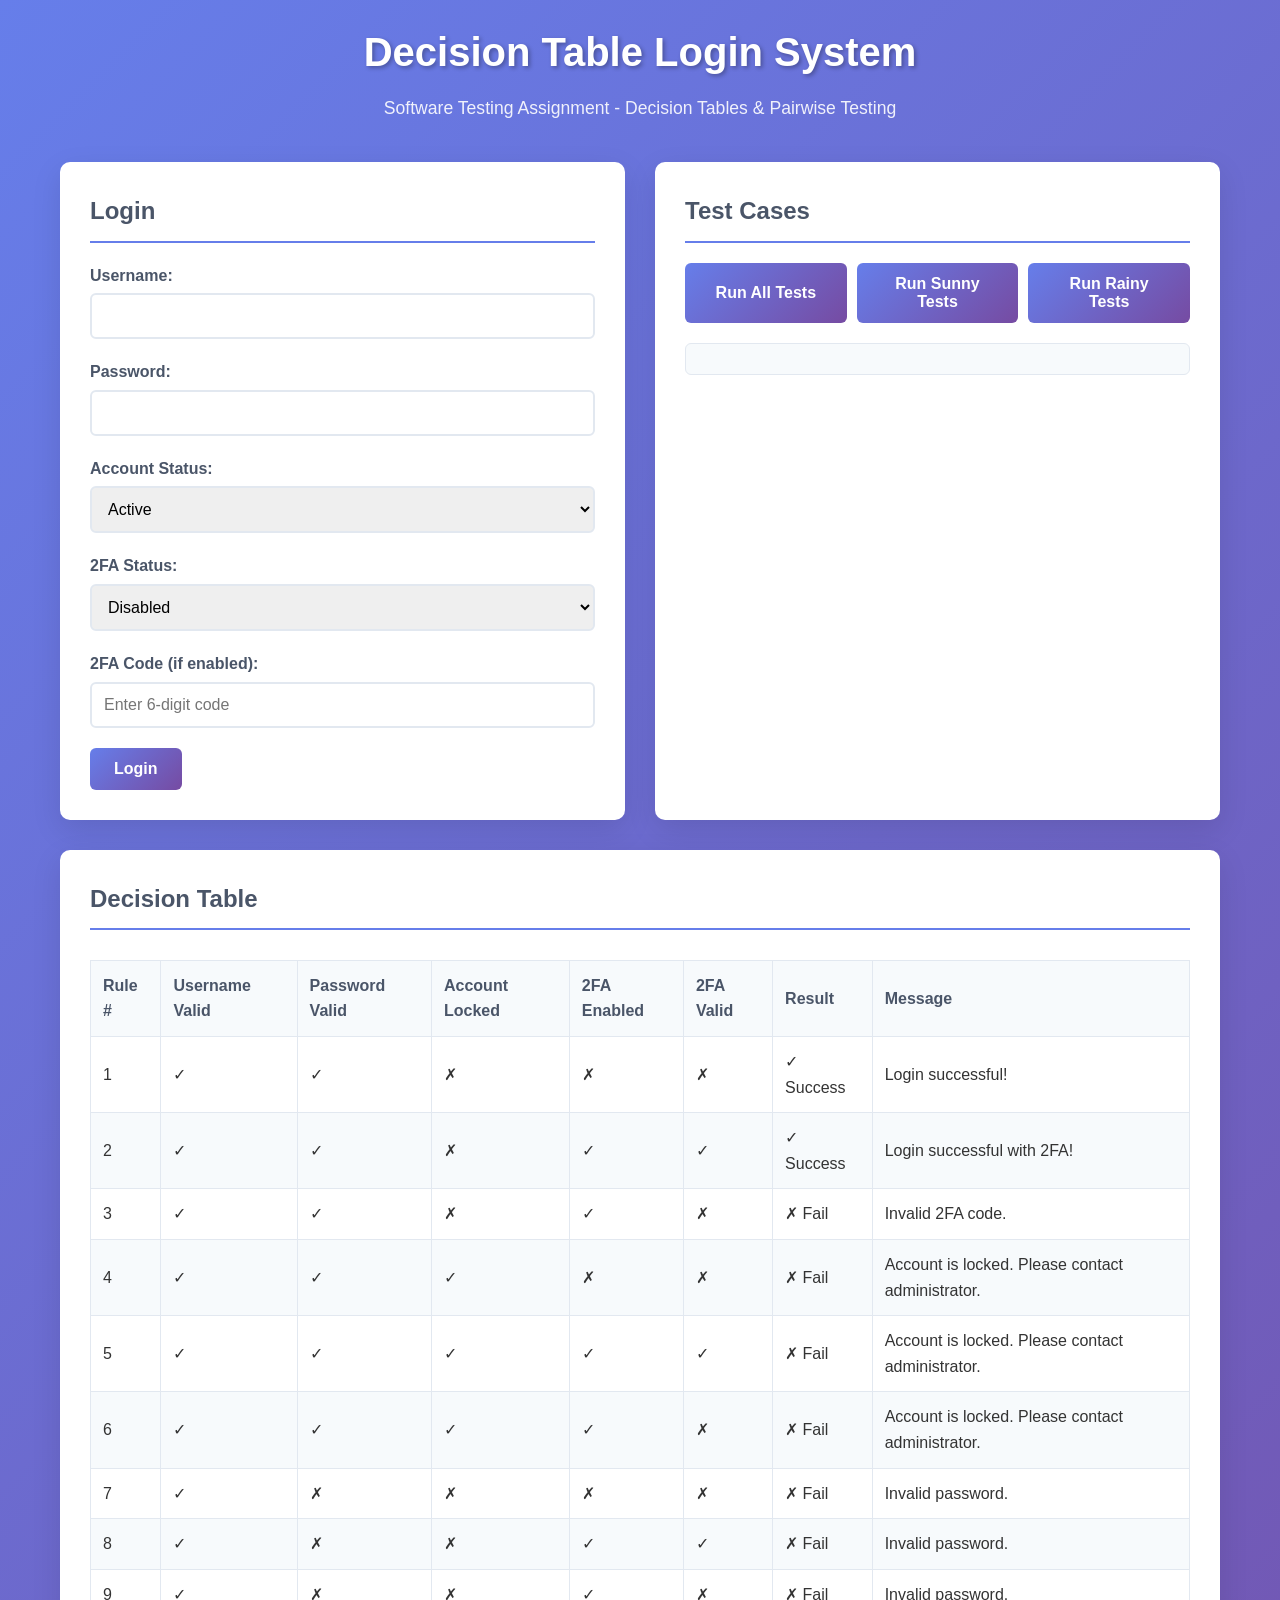
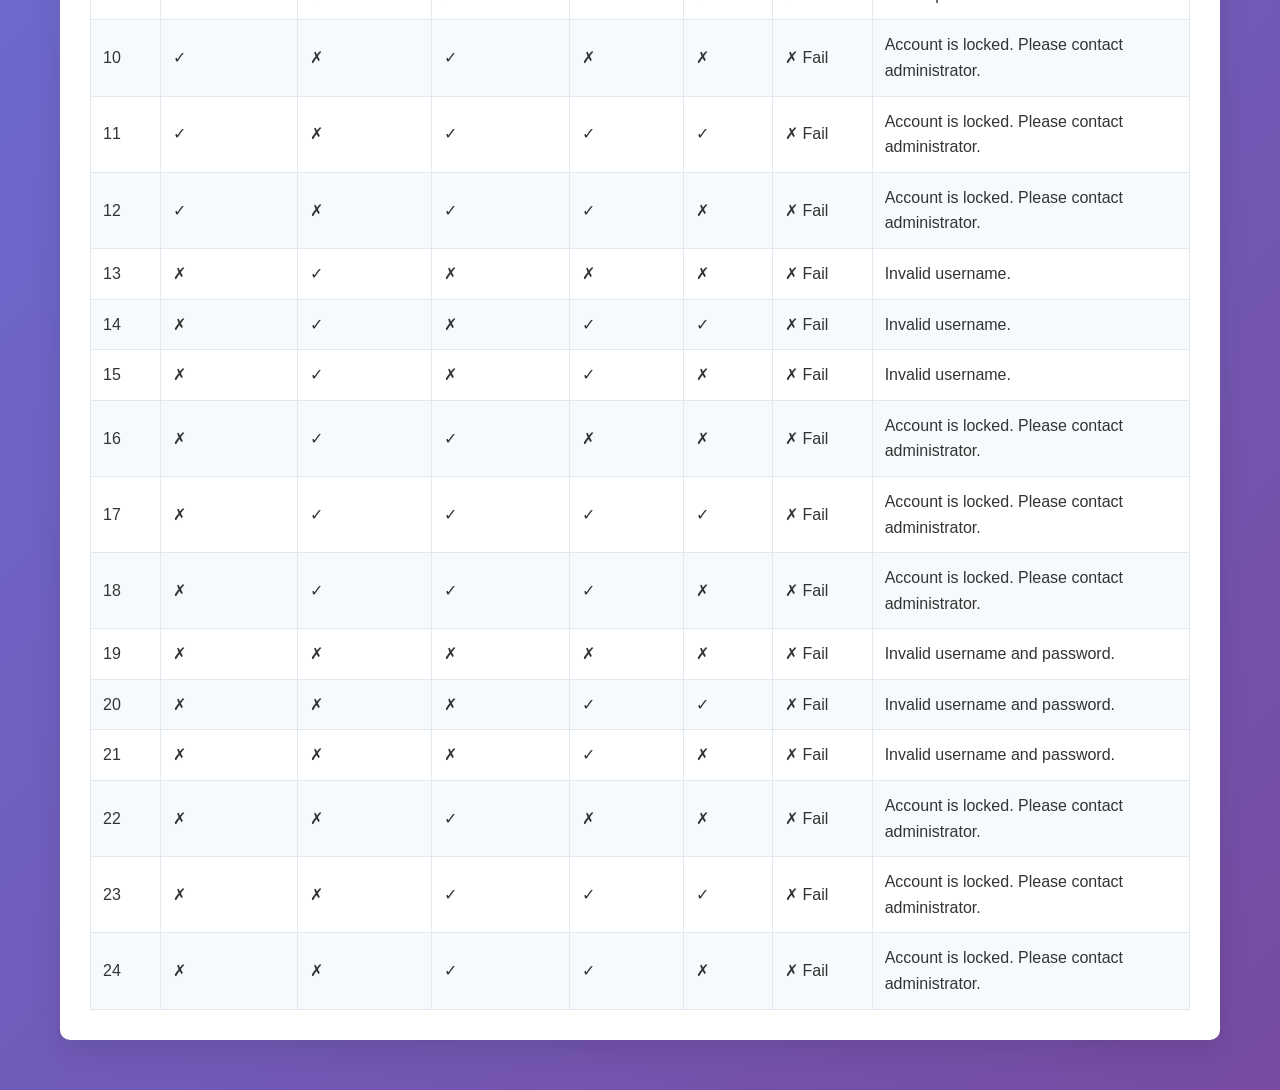
<file: VibeCoding2/index.html>
<!DOCTYPE html>
<html lang="en">
<head>
    <meta charset="UTF-8">
    <meta name="viewport" content="width=device-width, initial-scale=1.0">
    <title>Decision Table Login System</title>
    <link rel="stylesheet" href="styles.css">
</head>
<body>
    <div class="container">
        <header>
            <h1>Decision Table Login System</h1>
            <p>Software Testing Assignment - Decision Tables & Pairwise Testing</p>
        </header>

        <main>
            <section class="login-section">
                <h2>Login</h2>
                <form id="loginForm">
                    <div class="form-group">
                        <label for="username">Username:</label>
                        <input type="text" id="username" name="username" required>
                    </div>
                    
                    <div class="form-group">
                        <label for="password">Password:</label>
                        <input type="password" id="password" name="password" required>
                    </div>
                    
                    <div class="form-group">
                        <label for="accountLocked">Account Status:</label>
                        <select id="accountLocked" name="accountLocked">
                            <option value="false">Active</option>
                            <option value="true">Locked</option>
                        </select>
                    </div>
                    
                    <div class="form-group">
                        <label for="twoFactorEnabled">2FA Status:</label>
                        <select id="twoFactorEnabled" name="twoFactorEnabled">
                            <option value="false">Disabled</option>
                            <option value="true">Enabled</option>
                        </select>
                    </div>
                    
                    <div class="form-group">
                        <label for="twoFactorCode">2FA Code (if enabled):</label>
                        <input type="text" id="twoFactorCode" name="twoFactorCode" placeholder="Enter 6-digit code">
                    </div>
                    
                    <button type="submit">Login</button>
                </form>
                
                <div id="message" class="message"></div>
            </section>

            <section class="test-section">
                <h2>Test Cases</h2>
                <div class="test-controls">
                    <button id="runAllTests">Run All Tests</button>
                    <button id="runSunnyTests">Run Sunny Tests</button>
                    <button id="runRainyTests">Run Rainy Tests</button>
                </div>
                <div id="testResults" class="test-results"></div>
            </section>

            <section class="decision-table-section">
                <h2>Decision Table</h2>
                <div id="decisionTable" class="decision-table"></div>
            </section>
        </main>
    </div>

    <script src="script.js"></script>
</body>
</html>
</file>
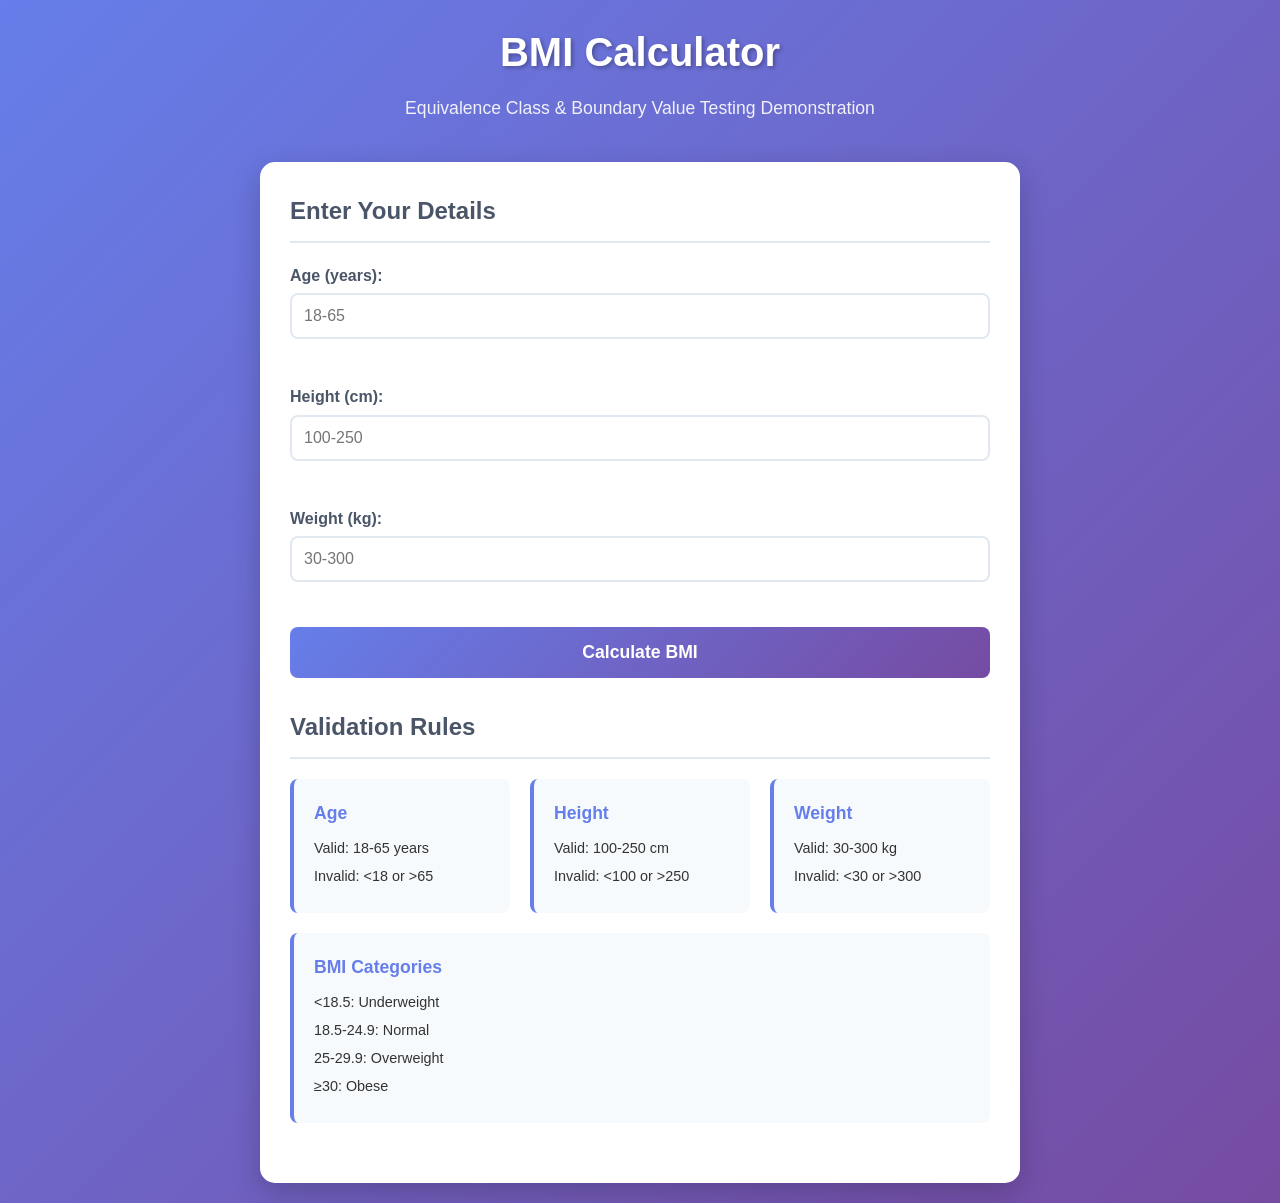
<file: VibeCoding/codes/index.html>
<!DOCTYPE html>
<html lang="en">
<head>
    <meta charset="UTF-8">
    <meta name="viewport" content="width=device-width, initial-scale=1.0">
    <title>BMI Calculator - Equivalence Class & Boundary Testing Demo</title>
    <link rel="stylesheet" href="styles.css">
</head>
<body>
    <div class="container">
        <header>
            <h1>BMI Calculator</h1>
            <p class="subtitle">Equivalence Class & Boundary Value Testing Demonstration</p>
        </header>

        <main>
            <section class="input-section">
                <h2>Enter Your Details</h2>
                <form id="bmiForm">
                    <div class="form-group">
                        <label for="age">Age (years):</label>
                        <input type="number" id="age" name="age" min="1" max="120" step="0.1" placeholder="18-65">
                        <span class="error-message" id="ageError"></span>
                    </div>

                    <div class="form-group">
                        <label for="height">Height (cm):</label>
                        <input type="number" id="height" name="height" min="50" max="300" step="0.1" placeholder="100-250">
                        <span class="error-message" id="heightError"></span>
                    </div>

                    <div class="form-group">
                        <label for="weight">Weight (kg):</label>
                        <input type="number" id="weight" name="weight" min="10" max="500" step="0.1" placeholder="30-300">
                        <span class="error-message" id="weightError"></span>
                    </div>

                    <button type="submit" class="calculate-btn">Calculate BMI</button>
                </form>
            </section>

            <section class="results-section" id="resultsSection" style="display: none;">
                <h2>Results</h2>
                <div class="result-card">
                    <div class="bmi-value" id="bmiValue">--</div>
                    <div class="bmi-category" id="bmiCategory">--</div>
                    <div class="validation-summary" id="validationSummary"></div>
                </div>
            </section>

            <section class="test-info">
                <h2>Validation Rules</h2>
                <div class="rules-grid">
                    <div class="rule-card">
                        <h3>Age</h3>
                        <p>Valid: 18-65 years</p>
                        <p>Invalid: &lt;18 or &gt;65</p>
                    </div>
                    <div class="rule-card">
                        <h3>Height</h3>
                        <p>Valid: 100-250 cm</p>
                        <p>Invalid: &lt;100 or &gt;250</p>
                    </div>
                    <div class="rule-card">
                        <h3>Weight</h3>
                        <p>Valid: 30-300 kg</p>
                        <p>Invalid: &lt;30 or &gt;300</p>
                    </div>
                </div>
                <div class="rules-grid" style="margin-top: 20px;">
                    <div class="rule-card">
                        <h3>BMI Categories</h3>
                        <p>&lt;18.5: Underweight</p>
                        <p>18.5-24.9: Normal</p>
                        <p>25-29.9: Overweight</p>
                        <p>≥30: Obese</p>
                    </div>
                </div>
            </section>
        </main>
    </div>

    <script src="script.js"></script>
</body>
</html>
</file>
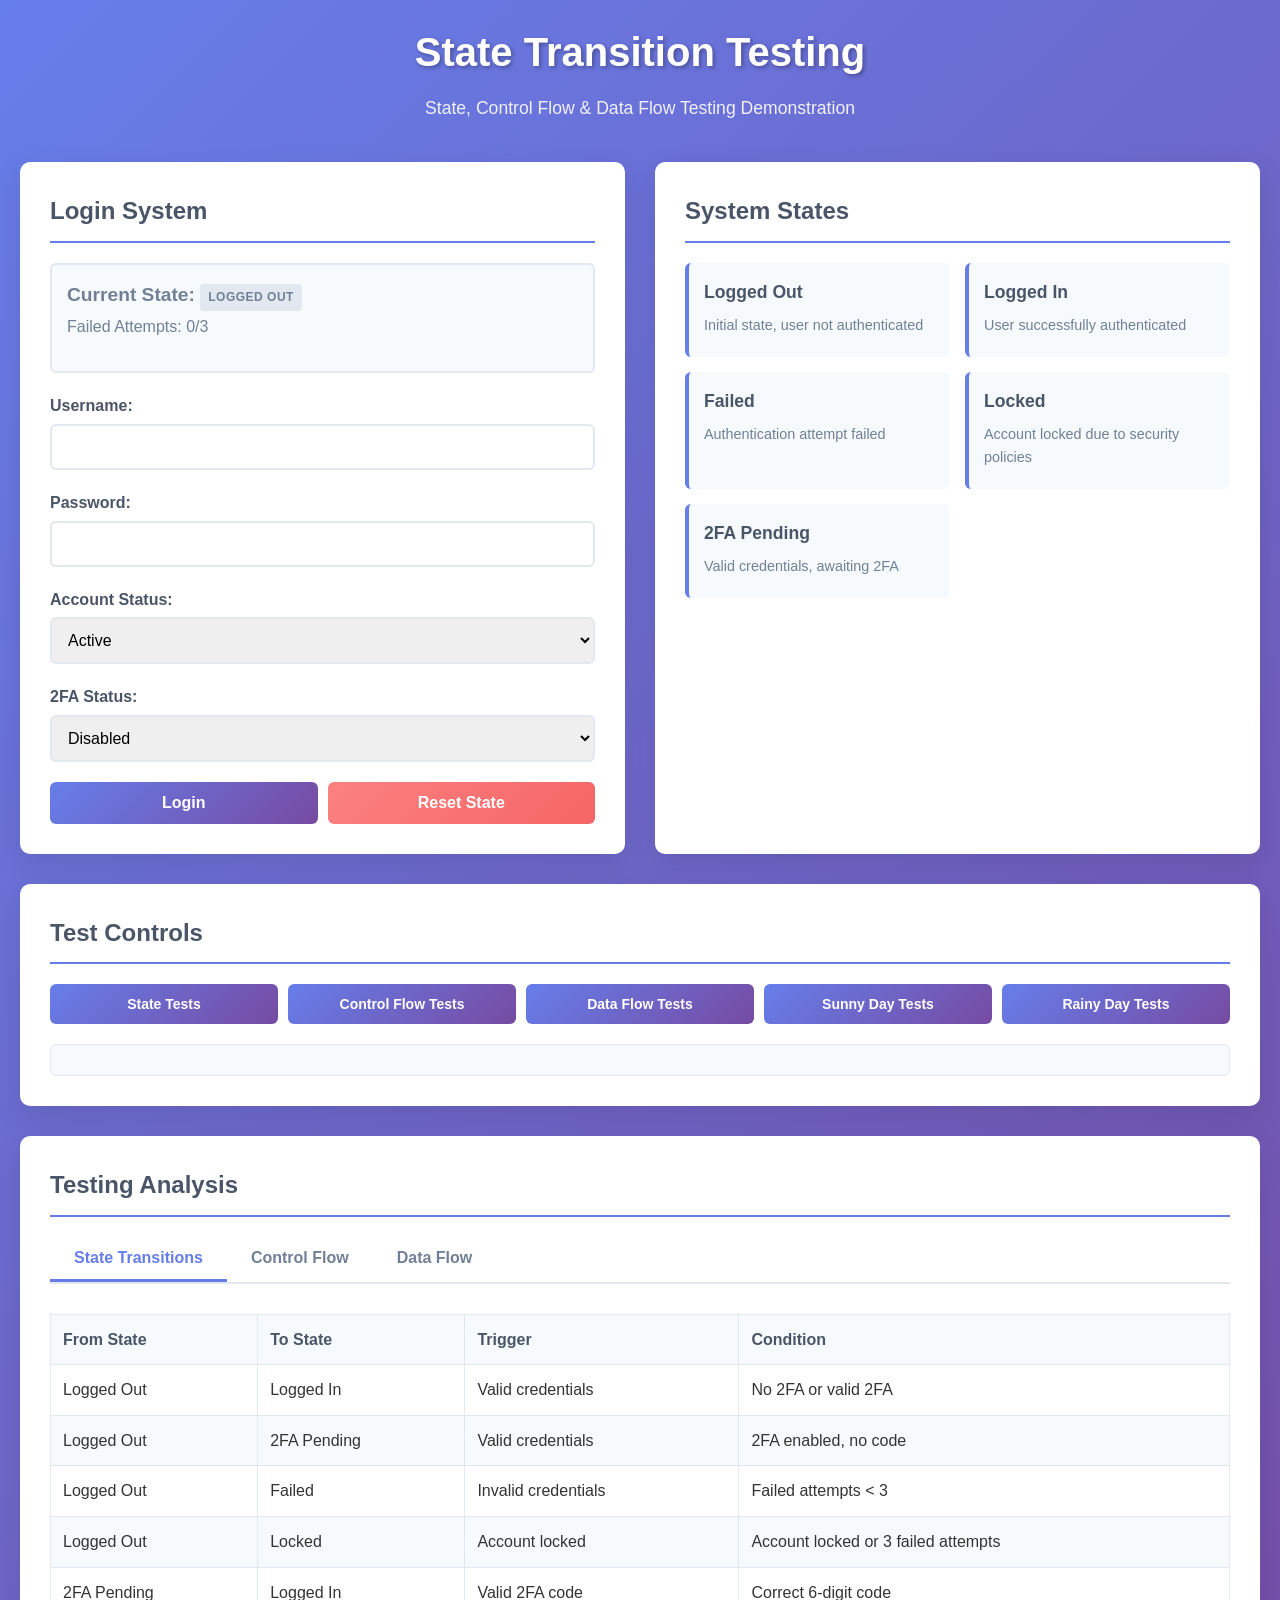
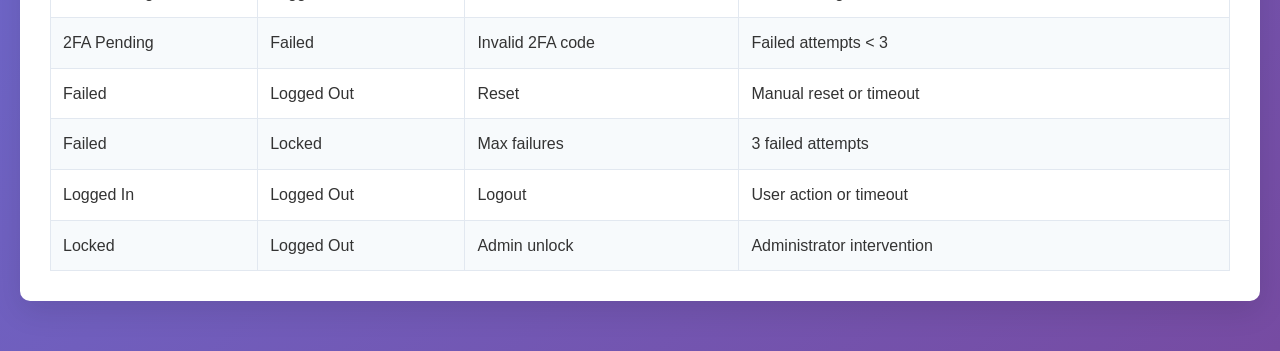
<file: VibeCoding3/codes/index.html>
<!DOCTYPE html>
<html lang="en">
<head>
    <meta charset="UTF-8">
    <meta name="viewport" content="width=device-width, initial-scale=1.0">
    <title>State Transition Testing - Login System</title>
    <link rel="stylesheet" href="styles.css">
</head>
<body>
    <div class="container">
        <header>
            <h1>State Transition Testing</h1>
            <p class="subtitle">State, Control Flow & Data Flow Testing Demonstration</p>
        </header>

        <main>
            <section class="input-section">
                <h2>Login System</h2>
                <div id="stateDisplay" class="state-display"></div>
                <form id="loginForm">
                    <div class="form-group">
                        <label for="username">Username:</label>
                        <input type="text" id="username" name="username" required>
                        <span class="error-message" id="usernameError"></span>
                    </div>
                    
                    <div class="form-group">
                        <label for="password">Password:</label>
                        <input type="password" id="password" name="password" required>
                        <span class="error-message" id="passwordError"></span>
                    </div>
                    
                    <div class="form-group">
                        <label for="accountLocked">Account Status:</label>
                        <select id="accountLocked" name="accountLocked">
                            <option value="false">Active</option>
                            <option value="true">Locked</option>
                        </select>
                    </div>
                    
                    <div class="form-group">
                        <label for="twoFactorEnabled">2FA Status:</label>
                        <select id="twoFactorEnabled" name="twoFactorEnabled">
                            <option value="false">Disabled</option>
                            <option value="true">Enabled</option>
                        </select>
                    </div>
                    
                    <div class="form-group" id="twoFactorCodeGroup" style="display: none;">
                        <label for="twoFactorCode">2FA Code:</label>
                        <input type="text" id="twoFactorCode" name="twoFactorCode" placeholder="Enter 6-digit code">
                        <span class="error-message" id="twoFactorCodeError"></span>
                    </div>
                    
                    <div class="button-group">
                        <button type="submit" class="login-btn">Login</button>
                        <button type="button" id="resetBtn" class="reset-btn">Reset State</button>
                    </div>
                </form>
                
                <div id="message" class="message"></div>
            </section>

            <section class="results-section" id="resultsSection" style="display: none;">
                <h2>Login Results</h2>
                <div class="result-card">
                    <div class="login-status" id="loginStatus">--</div>
                    <div class="state-info" id="stateInfo">--</div>
                    <div class="validation-summary" id="validationSummary"></div>
                </div>
            </section>

            <section class="test-info">
                <h2>System States</h2>
                <div class="rules-grid">
                    <div class="rule-card">
                        <h3>Logged Out</h3>
                        <p>Initial state, user not authenticated</p>
                    </div>
                    <div class="rule-card">
                        <h3>Logged In</h3>
                        <p>User successfully authenticated</p>
                    </div>
                    <div class="rule-card">
                        <h3>Failed</h3>
                        <p>Authentication attempt failed</p>
                    </div>
                    <div class="rule-card">
                        <h3>Locked</h3>
                        <p>Account locked due to security policies</p>
                    </div>
                    <div class="rule-card">
                        <h3>2FA Pending</h3>
                        <p>Valid credentials, awaiting 2FA</p>
                    </div>
                </div>
            </section>

            <section class="test-controls-section">
                <h2>Test Controls</h2>
                <div class="test-controls">
                    <button id="runStateTests">State Tests</button>
                    <button id="runControlFlowTests">Control Flow Tests</button>
                    <button id="runDataFlowTests">Data Flow Tests</button>
                    <button id="runSunnyTests">Sunny Day Tests</button>
                    <button id="runRainyTests">Rainy Day Tests</button>
                </div>
                <div id="testResults" class="test-results"></div>
            </section>

            <section class="analysis-section">
                <h2>Testing Analysis</h2>
                <div class="analysis-tabs">
                    <button class="tab-btn active" data-tab="stateTransition">State Transitions</button>
                    <button class="tab-btn" data-tab="controlFlow">Control Flow</button>
                    <button class="tab-btn" data-tab="dataFlow">Data Flow</button>
                </div>
                <div class="tab-content active" id="stateTransition">
                    <div id="stateTransitionTable" class="analysis-table"></div>
                </div>
                <div class="tab-content" id="controlFlow">
                    <div id="controlFlowPaths" class="analysis-content"></div>
                </div>
                <div class="tab-content" id="dataFlow">
                    <div id="dataFlowAnalysis" class="analysis-content"></div>
                </div>
            </section>
        </main>
    </div>

    <script src="script.js"></script>
</body>
</html>
</file>
<file: VibeCoding2/styles.css>
* {
    margin: 0;
    padding: 0;
    box-sizing: border-box;
}

body {
    font-family: 'Segoe UI', Tahoma, Geneva, Verdana, sans-serif;
    line-height: 1.6;
    color: #333;
    background: linear-gradient(135deg, #667eea 0%, #764ba2 100%);
    min-height: 100vh;
}

.container {
    max-width: 1200px;
    margin: 0 auto;
    padding: 20px;
}

header {
    text-align: center;
    margin-bottom: 40px;
    color: white;
}

header h1 {
    font-size: 2.5rem;
    margin-bottom: 10px;
    text-shadow: 2px 2px 4px rgba(0,0,0,0.3);
}

header p {
    font-size: 1.1rem;
    opacity: 0.9;
}

main {
    display: grid;
    grid-template-columns: 1fr 1fr;
    gap: 30px;
    margin-bottom: 30px;
}

section {
    background: white;
    padding: 30px;
    border-radius: 10px;
    box-shadow: 0 10px 30px rgba(0,0,0,0.1);
}

h2 {
    color: #4a5568;
    margin-bottom: 20px;
    font-size: 1.5rem;
    border-bottom: 2px solid #667eea;
    padding-bottom: 10px;
}

.form-group {
    margin-bottom: 20px;
}

label {
    display: block;
    margin-bottom: 5px;
    font-weight: 600;
    color: #4a5568;
}

input, select {
    width: 100%;
    padding: 12px;
    border: 2px solid #e2e8f0;
    border-radius: 6px;
    font-size: 16px;
    transition: border-color 0.3s ease;
}

input:focus, select:focus {
    outline: none;
    border-color: #667eea;
    box-shadow: 0 0 0 3px rgba(102, 126, 234, 0.1);
}

button {
    background: linear-gradient(135deg, #667eea 0%, #764ba2 100%);
    color: white;
    padding: 12px 24px;
    border: none;
    border-radius: 6px;
    font-size: 16px;
    font-weight: 600;
    cursor: pointer;
    transition: transform 0.2s ease, box-shadow 0.2s ease;
}

button:hover {
    transform: translateY(-2px);
    box-shadow: 0 5px 15px rgba(102, 126, 234, 0.4);
}

button:active {
    transform: translateY(0);
}

.message {
    margin-top: 20px;
    padding: 15px;
    border-radius: 6px;
    font-weight: 500;
    display: none;
}

.message.success {
    background-color: #c6f6d5;
    color: #22543d;
    border: 1px solid #9ae6b4;
}

.message.error {
    background-color: #fed7d7;
    color: #742a2a;
    border: 1px solid #fc8181;
}

.test-controls {
    display: flex;
    gap: 10px;
    margin-bottom: 20px;
    flex-wrap: wrap;
}

.test-controls button {
    flex: 1;
    min-width: 150px;
}

.test-results {
    max-height: 400px;
    overflow-y: auto;
    border: 1px solid #e2e8f0;
    border-radius: 6px;
    padding: 15px;
    background-color: #f7fafc;
}

.test-case {
    margin-bottom: 15px;
    padding: 10px;
    border-radius: 4px;
    border-left: 4px solid #cbd5e0;
}

.test-case.pass {
    background-color: #f0fff4;
    border-left-color: #48bb78;
}

.test-case.fail {
    background-color: #fff5f5;
    border-left-color: #f56565;
}

.decision-table-section {
    grid-column: 1 / -1;
}

.decision-table {
    overflow-x: auto;
}

table {
    width: 100%;
    border-collapse: collapse;
    margin-top: 10px;
}

th, td {
    border: 1px solid #e2e8f0;
    padding: 12px;
    text-align: left;
}

th {
    background-color: #f7fafc;
    font-weight: 600;
    color: #4a5568;
}

tr:nth-child(even) {
    background-color: #f7fafc;
}

tr:hover {
    background-color: #edf2f7;
}

@media (max-width: 768px) {
    main {
        grid-template-columns: 1fr;
    }
    
    .test-controls {
        flex-direction: column;
    }
    
    .test-controls button {
        width: 100%;
    }
    
    header h1 {
        font-size: 2rem;
    }
}
</file>
<file: VibeCoding/codes/styles.css>
/* Reset and base styles */
* {
    margin: 0;
    padding: 0;
    box-sizing: border-box;
}

body {
    font-family: 'Segoe UI', Tahoma, Geneva, Verdana, sans-serif;
    line-height: 1.6;
    color: #333;
    background: linear-gradient(135deg, #667eea 0%, #764ba2 100%);
    min-height: 100vh;
}

.container {
    max-width: 800px;
    margin: 0 auto;
    padding: 20px;
}

/* Header styles */
header {
    text-align: center;
    margin-bottom: 40px;
    color: white;
}

header h1 {
    font-size: 2.5rem;
    margin-bottom: 10px;
    text-shadow: 2px 2px 4px rgba(0,0,0,0.3);
}

.subtitle {
    font-size: 1.1rem;
    opacity: 0.9;
}

/* Main content */
main {
    background: white;
    border-radius: 15px;
    padding: 30px;
    box-shadow: 0 10px 30px rgba(0,0,0,0.2);
}

section {
    margin-bottom: 30px;
}

section h2 {
    color: #4a5568;
    margin-bottom: 20px;
    font-size: 1.5rem;
    border-bottom: 2px solid #e2e8f0;
    padding-bottom: 10px;
}

/* Form styles */
.form-group {
    margin-bottom: 20px;
}

label {
    display: block;
    margin-bottom: 5px;
    font-weight: 600;
    color: #4a5568;
}

input[type="number"] {
    width: 100%;
    padding: 12px;
    border: 2px solid #e2e8f0;
    border-radius: 8px;
    font-size: 1rem;
    transition: border-color 0.3s ease;
}

input[type="number"]:focus {
    outline: none;
    border-color: #667eea;
    box-shadow: 0 0 0 3px rgba(102, 126, 234, 0.1);
}

input.valid {
    border-color: #48bb78;
}

input.invalid {
    border-color: #f56565;
}

.error-message {
    color: #f56565;
    font-size: 0.875rem;
    margin-top: 5px;
    display: block;
    min-height: 20px;
}

.calculate-btn {
    background: linear-gradient(135deg, #667eea 0%, #764ba2 100%);
    color: white;
    border: none;
    padding: 15px 30px;
    font-size: 1.1rem;
    border-radius: 8px;
    cursor: pointer;
    transition: transform 0.2s ease, box-shadow 0.2s ease;
    width: 100%;
    font-weight: 600;
}

.calculate-btn:hover {
    transform: translateY(-2px);
    box-shadow: 0 5px 15px rgba(102, 126, 234, 0.4);
}

.calculate-btn:active {
    transform: translateY(0);
}

/* Results section */
.results-section {
    background: linear-gradient(135deg, #f6f8fb 0%, #e9ecef 100%);
    border-radius: 10px;
    padding: 25px;
    border-left: 5px solid #667eea;
}

.result-card {
    text-align: center;
}

.bmi-value {
    font-size: 3rem;
    font-weight: bold;
    color: #667eea;
    margin-bottom: 10px;
}

.bmi-category {
    font-size: 1.5rem;
    font-weight: 600;
    margin-bottom: 20px;
    padding: 10px;
    border-radius: 8px;
}

.bmi-category.underweight {
    background: #bee3f8;
    color: #2c5282;
}

.bmi-category.normal {
    background: #c6f6d5;
    color: #22543d;
}

.bmi-category.overweight {
    background: #fed7aa;
    color: #7c2d12;
}

.bmi-category.obese {
    background: #fed7d7;
    color: #742a2a;
}

.validation-summary {
    background: white;
    padding: 15px;
    border-radius: 8px;
    margin-top: 15px;
    text-align: left;
}

.validation-summary h4 {
    color: #4a5568;
    margin-bottom: 10px;
}

.validation-item {
    display: flex;
    justify-content: space-between;
    padding: 5px 0;
    border-bottom: 1px solid #e2e8f0;
}

.validation-item:last-child {
    border-bottom: none;
}

.validation-status {
    font-weight: 600;
}

.validation-status.valid {
    color: #48bb78;
}

.validation-status.invalid {
    color: #f56565;
}

/* Test info section */
.rules-grid {
    display: grid;
    grid-template-columns: repeat(auto-fit, minmax(200px, 1fr));
    gap: 20px;
    margin-top: 20px;
}

.rule-card {
    background: #f7fafc;
    padding: 20px;
    border-radius: 8px;
    border-left: 4px solid #667eea;
    transition: transform 0.2s ease;
}

.rule-card:hover {
    transform: translateY(-2px);
}

.rule-card h3 {
    color: #667eea;
    margin-bottom: 10px;
    font-size: 1.1rem;
}

.rule-card p {
    margin-bottom: 5px;
    font-size: 0.9rem;
}

/* Responsive design */
@media (max-width: 768px) {
    .container {
        padding: 10px;
    }
    
    header h1 {
        font-size: 2rem;
    }
    
    main {
        padding: 20px;
    }
    
    .bmi-value {
        font-size: 2.5rem;
    }
    
    .rules-grid {
        grid-template-columns: 1fr;
    }
}

/* Animation for results section */
@keyframes slideIn {
    from {
        opacity: 0;
        transform: translateY(20px);
    }
    to {
        opacity: 1;
        transform: translateY(0);
    }
}

.results-section {
    animation: slideIn 0.5s ease;
}
</file>
<file: VibeCoding3/codes/styles.css>
* {
    margin: 0;
    padding: 0;
    box-sizing: border-box;
}

body {
    font-family: 'Segoe UI', Tahoma, Geneva, Verdana, sans-serif;
    line-height: 1.6;
    color: #333;
    background: linear-gradient(135deg, #667eea 0%, #764ba2 100%);
    min-height: 100vh;
}

.container {
    max-width: 1400px;
    margin: 0 auto;
    padding: 20px;
}

header {
    text-align: center;
    margin-bottom: 40px;
    color: white;
}

header h1 {
    font-size: 2.5rem;
    margin-bottom: 10px;
    text-shadow: 2px 2px 4px rgba(0,0,0,0.3);
}

.subtitle {
    font-size: 1.1rem;
    opacity: 0.9;
}

main {
    display: grid;
    grid-template-columns: 1fr 1fr;
    gap: 30px;
    margin-bottom: 30px;
}

section {
    background: white;
    padding: 30px;
    border-radius: 10px;
    box-shadow: 0 10px 30px rgba(0,0,0,0.1);
}

section.full-width {
    grid-column: 1 / -1;
}

h2 {
    color: #4a5568;
    margin-bottom: 20px;
    font-size: 1.5rem;
    border-bottom: 2px solid #667eea;
    padding-bottom: 10px;
}

.form-group {
    margin-bottom: 20px;
}

label {
    display: block;
    margin-bottom: 5px;
    font-weight: 600;
    color: #4a5568;
}

input, select {
    width: 100%;
    padding: 12px;
    border: 2px solid #e2e8f0;
    border-radius: 6px;
    font-size: 16px;
    transition: border-color 0.3s ease;
}

input:focus, select:focus {
    outline: none;
    border-color: #667eea;
    box-shadow: 0 0 0 3px rgba(102, 126, 234, 0.1);
}

.button-group {
    display: flex;
    gap: 10px;
}

.login-btn, .reset-btn {
    padding: 12px 24px;
    border: none;
    border-radius: 6px;
    font-size: 16px;
    font-weight: 600;
    cursor: pointer;
    transition: transform 0.2s ease, box-shadow 0.2s ease;
    flex: 1;
}

.login-btn {
    background: linear-gradient(135deg, #667eea 0%, #764ba2 100%);
    color: white;
}

.reset-btn {
    background: linear-gradient(135deg, #fc8181 0%, #f56565 100%);
    color: white;
}

.login-btn:hover, .reset-btn:hover {
    transform: translateY(-2px);
    box-shadow: 0 5px 15px rgba(102, 126, 234, 0.4);
}

.reset-btn:hover {
    box-shadow: 0 5px 15px rgba(245, 101, 101, 0.4);
}

.error-message {
    color: #e53e3e;
    font-size: 0.875rem;
    margin-top: 5px;
    display: block;
}

.message {
    margin-top: 20px;
    padding: 15px;
    border-radius: 6px;
    font-weight: 500;
    display: none;
}

.message.success {
    background-color: #c6f6d5;
    color: #22543d;
    border: 1px solid #9ae6b4;
}

.message.error {
    background-color: #fed7d7;
    color: #742a2a;
    border: 1px solid #fc8181;
}

.state-display {
    margin-bottom: 20px;
    padding: 15px;
    border-radius: 6px;
    background-color: #f7fafc;
    border: 2px solid #e2e8f0;
}

.state-info {
    font-size: 14px;
}

.state-badge {
    display: inline-block;
    padding: 4px 8px;
    border-radius: 4px;
    font-weight: 600;
    font-size: 12px;
    text-transform: uppercase;
    letter-spacing: 0.5px;
}

.results-section {
    grid-column: 1 / -1;
}

.result-card {
    background: linear-gradient(135deg, #f7fafc 0%, #edf2f7 100%);
    padding: 20px;
    border-radius: 8px;
    text-align: center;
    border: 1px solid #e2e8f0;
}

.login-status {
    font-size: 2rem;
    font-weight: bold;
    margin-bottom: 10px;
    color: #4a5568;
}

.state-info {
    font-size: 1.2rem;
    margin-bottom: 15px;
    color: #718096;
}

.validation-summary {
    font-size: 0.9rem;
    color: #4a5568;
}

.rules-grid {
    display: grid;
    grid-template-columns: repeat(auto-fit, minmax(200px, 1fr));
    gap: 15px;
}

.rule-card {
    background: #f7fafc;
    padding: 15px;
    border-radius: 6px;
    border-left: 4px solid #667eea;
}

.rule-card h3 {
    color: #4a5568;
    margin-bottom: 8px;
    font-size: 1.1rem;
}

.rule-card p {
    color: #718096;
    font-size: 0.9rem;
    margin-bottom: 5px;
}

.test-controls-section {
    grid-column: 1 / -1;
}

.test-controls {
    display: flex;
    gap: 10px;
    margin-bottom: 20px;
    flex-wrap: wrap;
}

.test-controls button {
    background: linear-gradient(135deg, #667eea 0%, #764ba2 100%);
    color: white;
    padding: 12px 20px;
    border: none;
    border-radius: 6px;
    font-size: 14px;
    font-weight: 600;
    cursor: pointer;
    transition: transform 0.2s ease, box-shadow 0.2s ease;
    flex: 1;
    min-width: 150px;
}

.test-controls button:hover {
    transform: translateY(-2px);
    box-shadow: 0 5px 15px rgba(102, 126, 234, 0.4);
}

.test-results {
    max-height: 400px;
    overflow-y: auto;
    border: 1px solid #e2e8f0;
    border-radius: 6px;
    padding: 15px;
    background-color: #f7fafc;
}

.test-case {
    margin-bottom: 15px;
    padding: 10px;
    border-radius: 4px;
    border-left: 4px solid #cbd5e0;
}

.test-case.pass {
    background-color: #f0fff4;
    border-left-color: #48bb78;
}

.test-case.fail {
    background-color: #fff5f5;
    border-left-color: #f56565;
}

.analysis-section {
    grid-column: 1 / -1;
}

.analysis-tabs {
    display: flex;
    margin-bottom: 20px;
    border-bottom: 2px solid #e2e8f0;
}

.tab-btn {
    background: none;
    border: none;
    padding: 12px 24px;
    font-size: 16px;
    font-weight: 600;
    color: #718096;
    cursor: pointer;
    border-bottom: 3px solid transparent;
    transition: all 0.3s ease;
}

.tab-btn.active {
    color: #667eea;
    border-bottom-color: #667eea;
}

.tab-btn:hover {
    color: #667eea;
}

.tab-content {
    display: none;
}

.tab-content.active {
    display: block;
}

.analysis-table {
    overflow-x: auto;
}

.analysis-content {
    background-color: #f7fafc;
    padding: 20px;
    border-radius: 6px;
    border: 1px solid #e2e8f0;
}

table {
    width: 100%;
    border-collapse: collapse;
    margin-top: 10px;
}

th, td {
    border: 1px solid #e2e8f0;
    padding: 12px;
    text-align: left;
}

th {
    background-color: #f7fafc;
    font-weight: 600;
    color: #4a5568;
}

tr:nth-child(even) {
    background-color: #f7fafc;
}

tr:hover {
    background-color: #edf2f7;
}

.flow-diagram {
    font-family: 'Courier New', monospace;
    white-space: pre-line;
    line-height: 1.8;
}

.data-flow-item {
    background: white;
    padding: 15px;
    margin-bottom: 15px;
    border-radius: 6px;
    border-left: 4px solid #667eea;
    border: 1px solid #e2e8f0;
}

.data-flow-item h4 {
    color: #4a5568;
    margin-bottom: 10px;
}

.data-flow-item p {
    color: #718096;
    margin-bottom: 8px;
}

@media (max-width: 768px) {
    main {
        grid-template-columns: 1fr;
    }
    
    .test-controls {
        flex-direction: column;
    }
    
    .test-controls button {
        width: 100%;
    }
    
    .button-group {
        flex-direction: column;
    }
    
    .rules-grid {
        grid-template-columns: 1fr;
    }
    
    .analysis-tabs {
        flex-direction: column;
        border-bottom: none;
    }
    
    .tab-btn {
        border-bottom: 1px solid #e2e8f0;
        border-left: 3px solid transparent;
    }
    
    .tab-btn.active {
        border-left-color: #667eea;
        border-bottom-color: #e2e8f0;
    }
    
    header h1 {
        font-size: 2rem;
    }
}
</file>
